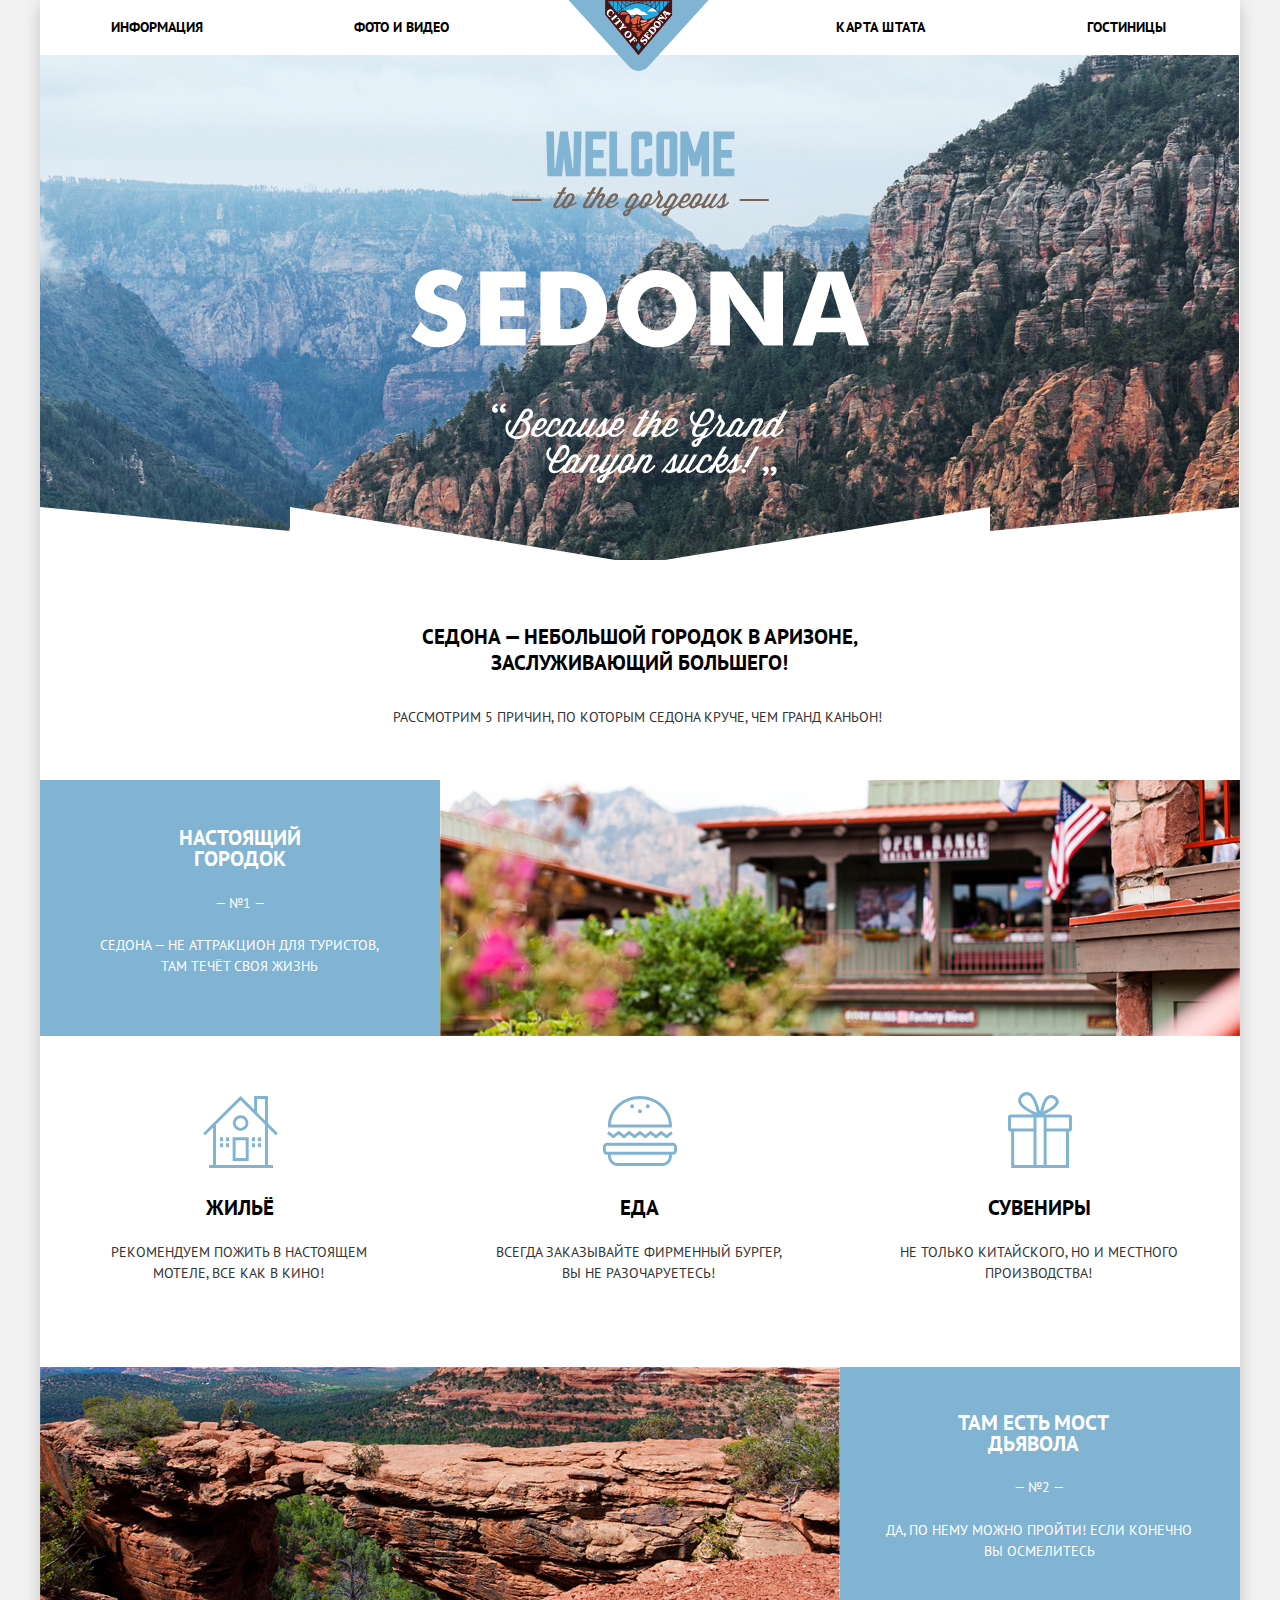
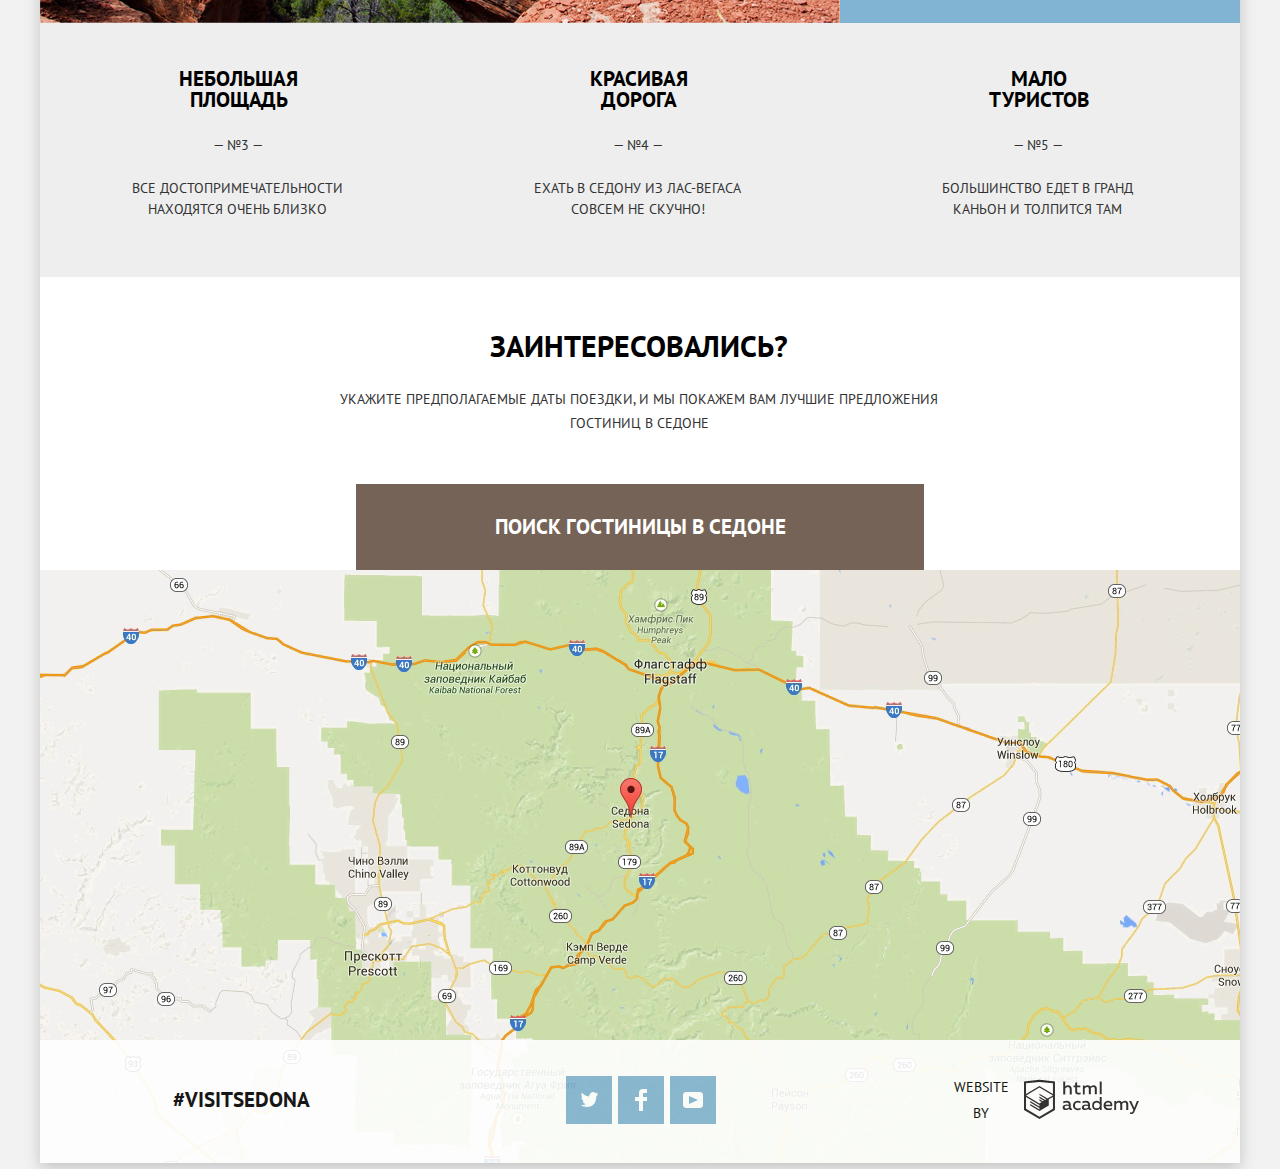
<file: index.html>
<!DOCTYPE html>
<html lang="ru">

<head>
  <meta charset="utf-8">
  <title>Седона</title>
  <link href="https://fonts.googleapis.com/css?family=PT+Sans" rel="stylesheet">
  <link rel="stylesheet" href="css/normalize.css">
  <link rel="stylesheet" href="css/style.min.css">
</head>

<body>
  <div class="container">
    <header class="main-header">
      <nav class="main-navigation">
        <a class="main-header-logo" aria-label="Логотип сайта">
          <img src="svg-sedona/logo-sedona.svg" width="140" height="71" alt="Логотип">
        </a>
        <ul class="site-navigation">
          <li><a href="info.html">Информация</a></li>
          <li><a href="photo-video.html">Фото и видео</a></li>
          <li><a href="#"></a></li>
          <li><a href="map.html">Карта штата</a></li>
          <li><a href="inner.html">Гостиницы</a></li>
        </ul>
      </nav>
    </header>
    <main class="main-container">
      <div class="main-pic">
        <h1 class="visually-hidden">Седона</h1>
        <img class="intro-welcome" src="svg-sedona/intro-welcome.svg" width="459" height="353" alt="Welcome">
      </div>
      <section class="about-city">
        <h2 class="about-city-top">Седона — небольшой городок в Аризоне,
          заслуживающий большего!</h2>
        <p class="about-city-desc">Рассмотрим 5 причин, по которым Седона круче, чем Гранд Каньон!</p>
      </section>
      <section class="advantage-city">
        <div class="description-city">
          <h2>Настоящий городок</h2>
          <p class="city-number">— №1 —</p>
          <p class="description">Седона — не аттракцион для туристов, там течёт своя жизнь</p>
        </div>
        <div class="photo-city">
          <img src="img/photo-city.jpg" class="photo-city" width="800" height="256" alt="Фото Седоны">
        </div>
      </section>
      <section class="features">
        <h2 class="visually-hidden">Особенности</h2>
        <ul class="features-list">
          <li class="features-item icon-house">
            <h2>Жильё</h2>
            <p>Рекомендуем пожить в настоящем мотеле, все как в кино!</p>
          </li>
          <li class="features-item icon-eat">
            <h2>Еда</h2>
            <p>Всегда заказывайте фирменный бургер, Вы не разочаруетесь!</p>
          </li>
          <li class="features-item icon-present">
            <h2>Сувениры</h2>
            <p>Не только китайского, но и местного производства!</p>
          </li>
        </ul>
      </section>
      <section class="advantage-bridge">
        <div class="photo-bridge">
          <img src="img/photo-bridge.jpg" width="800" height="256" alt="Фото Моста">
        </div>
        <div class="description-bridge">
          <h2>Там есть Мост дьявола</h2>
          <p class="bridge-number">— №2 —</p>
          <p class="bridge-description">Да, по нему можно пройти! Если конечно вы осмелитесь</p>
        </div>
      </section>
      <section class="attractions">
        <h2 class="visually-hidden">Достопримечательности</h2>
        <ul class="attractions-list">
          <li class="attraction-item">
            <h2>Небольшая площадь</h2>
            <p class="number">— №3 — </p>
            <p class="desc">Все достопримечательности находятся очень близко</p>
          </li>
          <li class="attraction-item">
            <h2>Красивая дорога</h2>
            <p class="number">— №4 — </p>
            <p class="desc">Ехать в Седону из Лас-Вегаса совсем не скучно!</p>
          </li>
          <li class="attraction-item">
            <h2>Мало туристов</h2>
            <p class="number">— №5 — </p>
            <p class="desc">Большинство едет в гранд каньон и толпится там</p>
          </li>
        </ul>
      </section>
      <section class="search-hotel">
        <h2 class="visually-hidden">Поиск отеля</h2>
        <div class="interest">Заинтересовались?
          <p>Укажите предполагаемые даты поездки, и мы покажем Вам лучшие предложения гостиниц в Седоне</p>
        </div>
        <a class="button-search" href="search-form.html">Поиск гостиницы в Седоне</a>
      </section>
    </main>
    <section class="modal modal-search-form" hidden>
      <h2 class="visually-hidden">Форма поиска отеля</h2>
      <form class="filter" action="https://echo.htmlacademy.ru" method="get">
        <div class="filter-item">
          <label class="date-check-in" for="checkin">Дата заезда:</label>
          <div class="calendar-container">
            <input class="calendar" id="checkin" type="text" required name="date-check-in" value="24 апреля 2017">
            <button class="calendar-icon" type="button" name="Значок календаря">
              <svg xmlns="http://www.w3.org/2000/svg" width="21" height="22" viewBox="0 0 21 22">
                <path d="M19.251 2.025h-2.845V.648c0-.381-.294-.689-.656-.689-.363 0-.656.308-.656.689v1.377h-3.938V.648c0-.381-.294-.689-.655-.689-.363 0-.657.308-.657.689v1.377H5.906V.648c0-.381-.294-.689-.656-.689-.363 0-.657.308-.657.689v1.377H1.75C.784 2.025 0 2.847 0 3.862v16.302C0 21.179.784 22 1.75 22h17.501c.966 0 1.749-.821 1.749-1.836V3.862c0-1.015-.783-1.837-1.749-1.837zm.437 18.139a.448.448 0 0 1-.437.459H1.75a.45.45 0 0 1-.438-.459V3.862a.45.45 0 0 1 .438-.459h2.844v1.378c0 .381.294.689.657.689.362 0 .656-.308.656-.689V3.403h3.938v1.378c0 .381.294.689.657.689.361 0 .655-.308.655-.689V3.403h3.938v1.378c0 .381.293.689.656.689.362 0 .656-.308.656-.689V3.403h2.845c.241 0 .437.206.437.459v16.302z" />
                <path d="M4.594 8.225h2.625v2.066H4.594zM4.594 11.668h2.625v2.067H4.594zM4.594 15.112h2.625v2.066H4.594zM9.188 15.112h2.625v2.066H9.188zM9.188 11.668h2.625v2.067H9.188zM9.188 8.225h2.625v2.066H9.188zM13.781 15.112h2.625v2.066h-2.625zM13.781 11.668h2.625v2.067h-2.625zM13.781 8.225h2.625v2.066h-2.625z" />
              </svg>
            </button>
          </div>
        </div>
        <div class="filter-item">
          <label class="date-check-out" for="checkout">Дата выезда:</label>
          <div class="calendar-container">
            <input class="calendar" id="checkout" type="text" required name="date-check-out" value="4 июля 2017">
            <button class="calendar-icon" type="button" name="Значок календаря">
              <svg xmlns="http://www.w3.org/2000/svg" width="21" height="22" viewBox="0 0 21 22">
                <path d="M19.251 2.025h-2.845V.648c0-.381-.294-.689-.656-.689-.363 0-.656.308-.656.689v1.377h-3.938V.648c0-.381-.294-.689-.655-.689-.363 0-.657.308-.657.689v1.377H5.906V.648c0-.381-.294-.689-.656-.689-.363 0-.657.308-.657.689v1.377H1.75C.784 2.025 0 2.847 0 3.862v16.302C0 21.179.784 22 1.75 22h17.501c.966 0 1.749-.821 1.749-1.836V3.862c0-1.015-.783-1.837-1.749-1.837zm.437 18.139a.448.448 0 0 1-.437.459H1.75a.45.45 0 0 1-.438-.459V3.862a.45.45 0 0 1 .438-.459h2.844v1.378c0 .381.294.689.657.689.362 0 .656-.308.656-.689V3.403h3.938v1.378c0 .381.294.689.657.689.361 0 .655-.308.655-.689V3.403h3.938v1.378c0 .381.293.689.656.689.362 0 .656-.308.656-.689V3.403h2.845c.241 0 .437.206.437.459v16.302z" />
                <path d="M4.594 8.225h2.625v2.066H4.594zM4.594 11.668h2.625v2.067H4.594zM4.594 15.112h2.625v2.066H4.594zM9.188 15.112h2.625v2.066H9.188zM9.188 11.668h2.625v2.067H9.188zM9.188 8.225h2.625v2.066H9.188zM13.781 15.112h2.625v2.066h-2.625zM13.781 11.668h2.625v2.067h-2.625zM13.781 8.225h2.625v2.066h-2.625z" />
              </svg>
            </button>
          </div>
        </div>
        <div class="visitors">
          <div class="visitor-item">
            <label for="adult" class="adult">Взрослые:</label>
            <div class="box">
              <button class="minus" type="button" name="minus">
                <span class="visually-hidden">уменьшить количество на единицу</span>
                -</button>
              <input class="sum" type="text" id="adult" required name="adult" value="2">
              <button class="plus" type="button" name="plus">
                <span class="visually-hidden">увеличить количество на единицу</span>
                +</button>
            </div>
          </div>
          <div class="visitor-item">
            <label for="children" class="children">Дети:</label>
            <div class="box">
              <button class="minus" type="button" name="minus">
                <span class="visually-hidden">уменьшить количество на единицу</span>
                -</button>
              <input class="sum" type="text" id="children" required name="children" value="0">
              <button class="plus" type="button" name="plus">
                <span class="visually-hidden">увеличить количество на единицу</span>
                +</button>
            </div>
          </div>
        </div>
        <button type="submit" class="search" aria-label="Начать поиск">Найти</button>
      </form>
    </section>
    <div class="map">
      <iframe src="https://www.google.com/maps/embed?pb=!1m14!1m12!1m3!1d52374.05705347713!2d-111.74707372263879!3d34.87183898106126!2m3!1f0!2f0!3f0!3m2!1i1024!2i768!4f13.1!5e0!3m2!1sru!2sru!4v1548150077017"
        width="1200" height="593" style="border:0" allowfullscreen></iframe>
      <footer class="main-footer">
        <a class="hashtag" href="#" aria-label="хэштег">#visitsedona</a>
        <div class="footer-social">
          <ul>
            <li>
              <a class="button-social" href="#" aria-label="Седона в Твиттере">
                <svg xmlns="http://www.w3.org/2000/svg" xmlns:xlink="http://www.w3.org/1999/xlink" width="17" height="15"
                  viewBox="0 0 17 15">
                  <path d="M10.95.144c1.685-.496 2.984.27 3.577 1.179.673-.231 1.331-.481 2.011-.708a2.345 2.345 0 0 1-.857 1.768c.685.17 1.304-.491 1.304-.491-.169 1-1.006 1.788-1.563 2.024-.231 6.75-3.175 11.217-10.077 11.082h-.446c-.41 0-4.164-.46-4.898-1.887 2.271.196 3.893-.422 4.693-1.177-.96-.3-2.679-.477-2.979-2.95.349.106.564.228 1.19.119C1.705 8.247.374 7.53.448 5.33c.285.328 1.067.536 1.34.472C1.085 5.561-.182 2.442.894.85c1.818 1.854 3.735 3.606 7.152 3.773C8.254 2.33 9.183.793 10.95.144z" />
                </svg>
              </a>
            </li>
            <li>
              <a class="button-social" href="#" aria-label="Седона на Фейсбуке">
                <svg xmlns="http://www.w3.org/2000/svg" width="12" height="22" viewBox="0 0 12 22">
                  <path d="M12 4V0H8a4 4 0 0 0-4 4v4H0v4h4v10h4V12h4V8H8V4h4z" />
                </svg>
              </a>
            </li>
            <li>
              <a class="button-social" href="#" aria-label="Седона на Ютубе">
                <svg xmlns="http://www.w3.org/2000/svg" xmlns:xlink="http://www.w3.org/1999/xlink" width="20" height="16"
                  viewBox="0 0 20 16">
                  <path d="M17 0H3C1.35 0 0 1.35 0 3v10c0 1.65 1.35 3 3 3h14c1.65 0 3-1.35 3-3V3c0-1.65-1.35-3-3-3zM6.027 11.998V4.002L15.014 8l-8.987 3.998z" />
                </svg>
              </a>
            </li>
          </ul>
        </div>
        <div class="footer-copyright">
          <p>Website by</p>
          <a class="button-copyright" href="https://htmlacademy.ru/intensive/htmlcss" aria-label="Профессиональный онлайн-курс HTML Academy">
            <svg id="logo-html" data-name="logo-html" xmlns="http://www.w3.org/2000/svg" viewBox="0 0 108.08 36.85">
              <title>HTML Academy</title>
              <path d="M44.61,26.88a2,2,0,0,0,.55-0.1v1.33a3.25,3.25,0,0,1-1.18.21,1.67,1.67,0,0,1-1.67-1,4.84,4.84,0,0,1-3.14,1.08c-1.51,0-2.91-.83-2.91-2.55,0-2.13,2-2.79,3.71-2.79a11.08,11.08,0,0,1,2.17.25v-0.3c0-1-.76-1.77-2.19-1.77a7.42,7.42,0,0,0-3,.64v-1.7a10.21,10.21,0,0,1,3.19-.55c2.36,0,3.81,1.12,3.81,3.65v3a0.54,0.54,0,0,0,.49.59h0.17Zm-6.44-1.13A1.35,1.35,0,0,0,39.63,27h0.11a3.39,3.39,0,0,0,2.41-1V24.58a9.72,9.72,0,0,0-1.81-.21c-1,0-2.16.33-2.16,1.38h0Zm12.36-6.11a5,5,0,0,1,2.57.64V22a4.08,4.08,0,0,0-2.3-.7,2.75,2.75,0,1,0,0,5.49,5,5,0,0,0,2.43-.64v1.71a6.27,6.27,0,0,1-2.76.57A4.21,4.21,0,0,1,46,24.51q0-.21,0-0.41a4.32,4.32,0,0,1,4.18-4.46h0.38Zm12.17,7.24a2,2,0,0,0,.55-0.1v1.33a3.25,3.25,0,0,1-1.18.21,1.67,1.67,0,0,1-1.67-1,4.84,4.84,0,0,1-3.14,1.08c-1.51,0-2.91-.83-2.91-2.55,0-2.13,2-2.79,3.71-2.79a11.08,11.08,0,0,1,2.17.25v-0.3c0-1-.76-1.77-2.19-1.77a7.42,7.42,0,0,0-3,.64v-1.7a10.21,10.21,0,0,1,3.19-.55c2.36,0,3.81,1.12,3.81,3.65v3a0.54,0.54,0,0,0,.49.59h0.17Zm-6.44-1.13A1.35,1.35,0,0,0,57.73,27h0.11a3.39,3.39,0,0,0,2.41-1V24.58a9.72,9.72,0,0,0-1.81-.21c-1.06,0-2.16.33-2.16,1.38h0ZM73,16V28.2H71.35V26.88a3.88,3.88,0,0,1-3.19,1.54,4.4,4.4,0,0,1,0-8.78,3.81,3.81,0,0,1,3,1.3V16H73Zm-4.53,5.22a2.76,2.76,0,1,0,0,5.52A2.86,2.86,0,0,0,71.15,25V23A2.91,2.91,0,0,0,68.49,21.27ZM79,19.64c3.31,0,4.46,2.68,3.92,5.09H76.7c0.21,1.5,1.67,2.11,3.19,2.11a6.11,6.11,0,0,0,2.64-.59v1.6a7.14,7.14,0,0,1-3,.57C77,28.42,74.78,27,74.78,24a4.18,4.18,0,0,1,4-4.39H79Zm0.09,1.54a2.28,2.28,0,0,0-2.44,2.1v0.06H81.3A2,2,0,0,0,79.13,21.18Zm5.73,7V19.87h1.65v1a3.81,3.81,0,0,1,2.78-1.27A2.86,2.86,0,0,1,91.89,21a4.12,4.12,0,0,1,2.91-1.33A3.06,3.06,0,0,1,98,23V28.2h-1.9V23.05a1.59,1.59,0,0,0-1.42-1.75H94.42a2.8,2.8,0,0,0-2.07,1.12V28.2h-1.9V23.05A1.59,1.59,0,0,0,89,21.31H88.8a3,3,0,0,0-2.21,1.29v5.63H84.86Zm21.31-8.33h1.9l-3.91,9.46c-0.9,2.17-2.09,2.86-3.35,2.86a4.76,4.76,0,0,1-1.1-.14V30.46a2.86,2.86,0,0,0,.85.12c0.9,0,1.58-.64,2.07-1.9l0.17-.42-4-8.4h2l2.86,6.29ZM38.73,1.46V6.22a3.81,3.81,0,0,1,2.7-1.14,3.25,3.25,0,0,1,3.44,3.4v5.15H43V8.72a1.81,1.81,0,0,0-1.61-2h-0.3a2.93,2.93,0,0,0-2.32,1.39v5.52h-1.9V1.46h1.9ZM49.94,2.31v3h3V6.91h-3v3.81c0,1.1.5,1.46,1.58,1.46a4.49,4.49,0,0,0,1.69-.33v1.6A6.8,6.8,0,0,1,51,13.8a2.55,2.55,0,0,1-2.86-2.74V6.89H46.58V5.26h1.5V2.74Zm5.4,11.31V5.28H57v1A3.81,3.81,0,0,1,59.77,5a2.86,2.86,0,0,1,2.6,1.33A4.12,4.12,0,0,1,65.28,5,3.06,3.06,0,0,1,68.44,8.4v5.21h-1.9V8.46a1.59,1.59,0,0,0-1.42-1.75H64.89a2.8,2.8,0,0,0-2.07,1.12v5.78h-1.9V8.46A1.59,1.59,0,0,0,59.5,6.71H59.27A3,3,0,0,0,57.06,8v5.63H55.34ZM71.17,1.45H73V13.6H71.17V1.45ZM14.71,0H14.55L0,1.54V28.21l14.55,8.66,14.55-8.66V1.54Zm12.5,27.1L14.55,34.64,1.9,27.12V16.18l12.59,7.5V25L5.86,19.9v1.31l8.68,5.21v1.39L5.87,22.65V24l8.68,5.21,8.75-5.24V18.31L27.2,16V27.12Zm0-12.53-3.48,2-1.6,1L14.51,13v1.31L21,18.23H21l-0.14.09-1,.54-5.37-3.2V17l4.24,2.52-1,.67-3.2-1.9v1.31l2.1,1.24L14.5,22.1,2,14.65,14.51,7.11Zm0-1.32L14.49,5.76,1.91,13.25v-10L14.56,1.92,27.21,3.25v10h0Z"
                transform="translate(0 -0.02)" />
            </svg>
          </a>
        </div>
      </footer>
    </div>
  </div>
  <script src="js/js.min.js"></script>
</body>

</html>
</file>
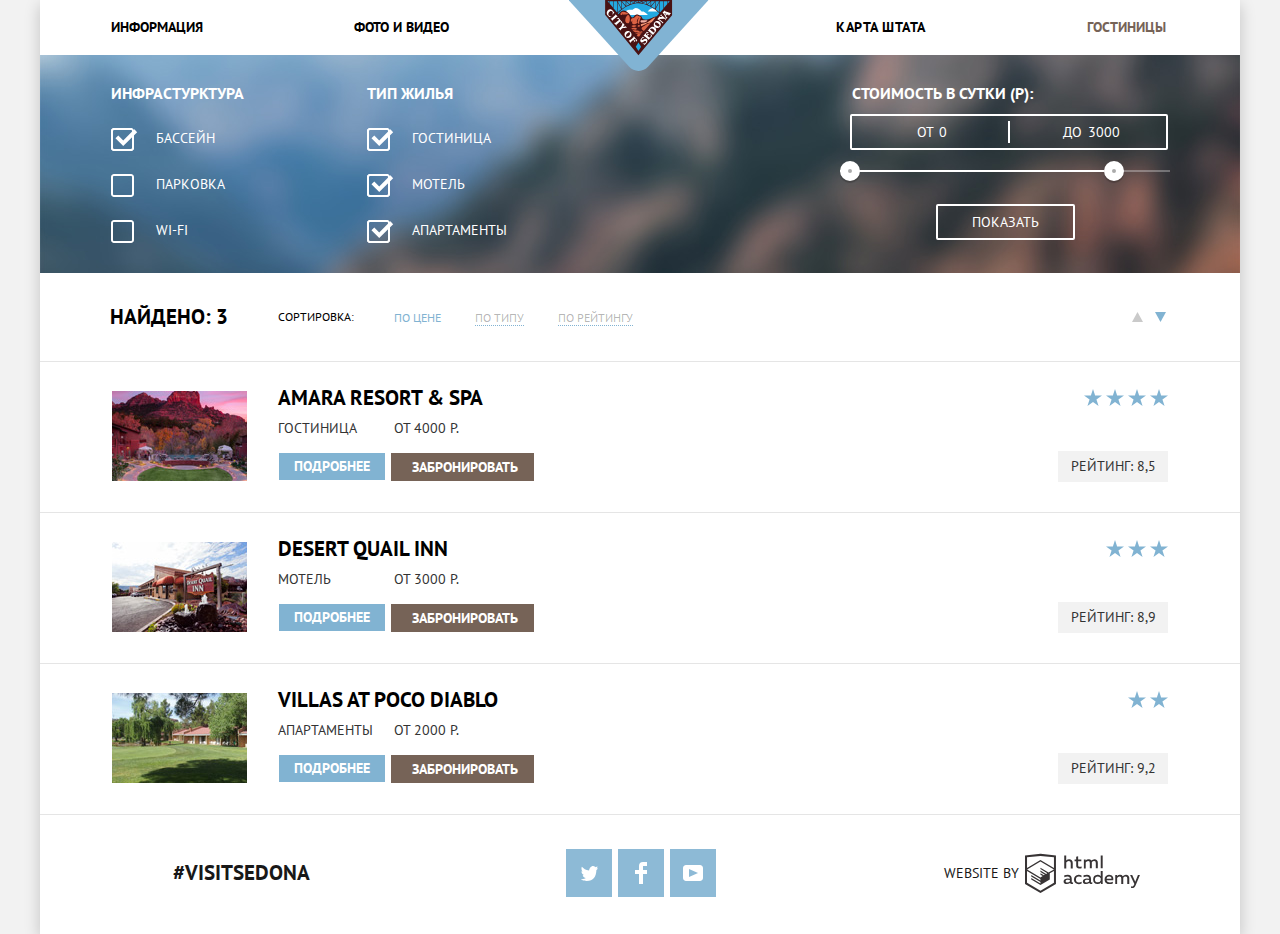
<file: inner.html>
<!DOCTYPE html>
<html lang="ru">

<head>
  <meta charset="utf-8">
  <title>Седона</title>
  <link href="https://fonts.googleapis.com/css?family=PT+Sans" rel="stylesheet">
  <link rel="stylesheet" href="css/normalize.css">
  <link rel="stylesheet" href="css/style.min.css">
</head>

<body>
  <div class="container">
    <header class="main-header">
      <nav class="main-navigation">
        <ul class="site-navigation">
          <li><a href="info.html">Информация</a></li>
          <li><a href="photo-video.html">Фото и видео</a></li>
          <li></li>
          <li><a href="map.html">Карта штата</a></li>
          <li class="site-navigation-current"><a>Гостиницы</a></li>
        </ul>
        <a class="main-header-logo" href="index.html" aria-label="Логотип сайта">
          <img src="svg-sedona/logo-sedona.svg" width="140" height="71" alt="Логотип">
        </a>
      </nav>
    </header>
    <main class="main-container">
      <section class="filters">
        <h2 class="visually-hidden" aria-label="фильтр поиска отеля">Фильтр поиска отеля</h2>
        <form action="https://echo.htmlacademy.ru" method="get">
          <div class="filter-column">
            <div class="filter-infrastructure">
              <h2>Инфрастурктура</h2>
              <div class="infrastructure-item">
                <input id="pool" class="visually-hidden filter-input filter-checkbox" type="checkbox" checked name="pool">
                <label for="pool">Бассейн</label>
              </div>
              <div class="infrastructure-item">
                <input id="parking" class="visually-hidden filter-input filter-checkbox" type="checkbox" name="parking">
                <label for="parking">Парковка</label>
              </div>
              <div class="infrastructure-item">
                <input id="wifi" class="visually-hidden filter-input filter-checkbox" type="checkbox" name="wifi">
                <label for="wifi">Wi-Fi</label>
              </div>
            </div>
            <div class="filter-house">
              <h2>Тип жилья</h2>
              <div class="house-item">
                <input id="hotel" class="visually-hidden filter-input filter-checkbox" type="checkbox" checked name="hotel">
                <label for="hotel">Гостиница</label>
              </div>
              <div class="house-item">
                <input id="motel" class="visually-hidden filter-input filter-checkbox" type="checkbox" checked name="motel">
                <label for="motel">Мотель</label>
              </div>
              <div class="house-item">
                <input id="apart" class="visually-hidden filter-input filter-checkbox" type="checkbox" checked name="apart">
                <label for="apart">Апартаменты</label>
              </div>
            </div>
            <div class="filter-range">
              <div class="filter-range-title">Стоимость в сутки (р):</div>
              <div class="price-controls">
                <label class="min-price">от <input type="text" name="min-price" value="0"></label>
                <label class="max-price">до <input type="text" name="max-price" value="3000"></label>
              </div>
              <div class="range-controls">
                <div class="scale">
                  <div class="bar"></div>
                </div>
                <div class="range-toggle range-toggle-min"></div>
                <div class="range-toggle range-toggle-max"></div>
              </div>
              <button class="btn-transparent" type="submit">Показать</button>
            </div>
          </div>
        </form>
      </section>
      <section class="search-results">
        <div class="title-line">
          <p>Найдено: 3</p>
          <h3>Сортировка:</h3>
          <ul class="results-sort">
            <li><a href="#" class="is-active">По цене</a></li>
            <li><a href="#">По типу</a></li>
            <li><a href="#">По рейтингу</a></li>
          </ul>
          <div class=" sort-icon">
            <a href="#" class="icon-up-dir">
              <svg xmlns="http://www.w3.org/2000/svg" width="11" height="10" viewBox="0 0 11 10">
                <path d="M5.5 0L0 10h11z" /></svg>
            </a>
            <a href="#" class="icon-down-dir">
              <svg xmlns="http://www.w3.org/2000/svg" width="11" height="10" viewBox="0 0 11 10">
                <path d="M5.5 10L0 0h11" /></svg>
            </a>
          </div>
        </div>
        <h2 class="visually-hidden" aria-label="Список отелей">Список отелей</h2>
        <ul class="catalog-list">
          <li class="catalog-item">
            <p class="catalog-item-image">
              <a href="catalog-item.html">
                <img src="img/hotel-amara.jpg" class="hotel-amara" width="135" height="90" alt="Гостиница AMARA RESORT & SPA">
              </a>
            </p>
            <div class="hotel-description">
              <a href="catalog-item.html">
                <span class="catalog-item-title">AMARA RESORT & SPA</span>
              </a>
              <div class="detailes">
                <p class="about-hotel">
                  <span class="hotel-category">Гостиница</span>
                  <a class="button detailed" href="catalog-item.html">Подробнее</a>
                </p>
                <p class="about-price">
                  <span class="catalog-item-price">от 4000 р.</span>
                  <a class="button booking" href="#">Забронировать</a>
                </p>
              </div>
            </div>
            <div class="raiting">
              <div class="stars">
                <img src="svg-sedona/star.svg" width="18" height="17" alt="рейтинг 4 звезды">
                <img src="svg-sedona/star.svg" width="18" height="17" alt="">
                <img src="svg-sedona/star.svg" width="18" height="17" alt="">
                <img src="svg-sedona/star.svg" width="18" height="17" alt="">
              </div>
              <p class="hotel-raiting">Рейтинг: 8,5</p>
            </div>
          </li>
          <li class="catalog-item">
            <p class="catalog-item-image">
              <a href="catalog-item.html">
                <img src="img/hotel-desert.jpg" class="hotel-desert" width="135" height="90" alt="Мотель Desert Quail Inn">
              </a>
            </p>
            <div class="hotel-description">
              <a href="catalog-item.html">
                <span class="catalog-item-title">DESERT QUAIL INN</span>
              </a>
              <div class="detailes">
                <p class="about-hotel">
                  <span class="hotel-category">Мотель</span>
                  <a class="button detailed" href="catalog-item.html">Подробнее</a>
                </p>
                <p class="about-price">
                  <span class="catalog-item-price">от 3000 р.</span>
                  <a class="button booking" href="#">Забронировать</a>
                </p>
              </div>
            </div>
            <div class="raiting">
              <div class="stars">
                <img src="svg-sedona/star.svg" width="18" height="17" alt="рейтинг 3 звезды">
                <img src="svg-sedona/star.svg" width="18" height="17" alt="">
                <img src="svg-sedona/star.svg" width="18" height="17" alt="">
              </div>
              <p class="hotel-raiting">Рейтинг: 8,9</p>
            </div>
          </li>
          <li class="catalog-item">
            <p class="catalog-item-image">
              <a href="catalog-item.html">
                <img src="img/hotel-villasdiablo.jpg" class="hotel-villasdiablo" width="135" height="90" alt="Апартаменты Villas at Poco Diablo">
              </a>
            </p>
            <div class="hotel-description">
              <a href="catalog-item.html">
                <span class="catalog-item-title">Villas at Poco Diablo</span>
              </a>
              <div class="detailes">
                <p class="about-hotel">
                  <span class="hotel-category">Апартаменты</span>
                  <a class="button detailed" href="catalog-item.html">Подробнее</a>
                </p>
                <p class="about-price">
                  <span class="catalog-item-price">от 2000 р.</span>
                  <a class="button booking" href="#">Забронировать</a>
                </p>
              </div>
            </div>
            <div class="raiting">
              <div class="stars">
                <img src="svg-sedona/star.svg" width="18" height="17" alt="рейтинг 2 звезды">
                <img src="svg-sedona/star.svg" width="18" height="17" alt="">
              </div>
              <p class="hotel-raiting">Рейтинг: 9,2</p>
            </div>
          </li>
        </ul>
      </section>
    </main>
    <footer class="main-footer">
      <a class="hashtag" href="#" aria-label="хэштег">#visitsedona</a>
      <div class="footer-social">
        <ul>
          <li>
            <a class="button-social" href="#" aria-label="Седона в Твиттере">
              <svg xmlns="http://www.w3.org/2000/svg" xmlns:xlink="http://www.w3.org/1999/xlink" width="17" height="15"
                viewBox="0 0 17 15">
                <path d="M10.95.144c1.685-.496 2.984.27 3.577 1.179.673-.231 1.331-.481 2.011-.708a2.345 2.345 0 0 1-.857 1.768c.685.17 1.304-.491 1.304-.491-.169 1-1.006 1.788-1.563 2.024-.231 6.75-3.175 11.217-10.077 11.082h-.446c-.41 0-4.164-.46-4.898-1.887 2.271.196 3.893-.422 4.693-1.177-.96-.3-2.679-.477-2.979-2.95.349.106.564.228 1.19.119C1.705 8.247.374 7.53.448 5.33c.285.328 1.067.536 1.34.472C1.085 5.561-.182 2.442.894.85c1.818 1.854 3.735 3.606 7.152 3.773C8.254 2.33 9.183.793 10.95.144z" />
              </svg>
            </a>
          </li>
          <li>
            <a class="button-social" href="#" aria-label="Седона на Фейсбуке">
              <svg xmlns="http://www.w3.org/2000/svg" width="12" height="22" viewBox="0 0 12 22">
                <path d="M12 4V0H8a4 4 0 0 0-4 4v4H0v4h4v10h4V12h4V8H8V4h4z" />
              </svg>
            </a>
          </li>
          <li>
            <a class="button-social" href="#" aria-label="Седона на Ютубе">
              <svg xmlns="http://www.w3.org/2000/svg" xmlns:xlink="http://www.w3.org/1999/xlink" width="20" height="16"
                viewBox="0 0 20 16">
                <path d="M17 0H3C1.35 0 0 1.35 0 3v10c0 1.65 1.35 3 3 3h14c1.65 0 3-1.35 3-3V3c0-1.65-1.35-3-3-3zM6.027 11.998V4.002L15.014 8l-8.987 3.998z" />
              </svg>
            </a>
          </li>
        </ul>
      </div>
      <div class="footer-copyright">
        <p>Website by</p>
        <a class="button-copyright" href="https://htmlacademy.ru/intensive/htmlcss" aria-label="Профессиональный онлайн-курс HTML Academy">
          <svg id="logo-html" data-name="logo-html" xmlns="http://www.w3.org/2000/svg" viewBox="0 0 108.08 36.85">
            <title>HTML Academy</title>
            <path d="M44.61,26.88a2,2,0,0,0,.55-0.1v1.33a3.25,3.25,0,0,1-1.18.21,1.67,1.67,0,0,1-1.67-1,4.84,4.84,0,0,1-3.14,1.08c-1.51,0-2.91-.83-2.91-2.55,0-2.13,2-2.79,3.71-2.79a11.08,11.08,0,0,1,2.17.25v-0.3c0-1-.76-1.77-2.19-1.77a7.42,7.42,0,0,0-3,.64v-1.7a10.21,10.21,0,0,1,3.19-.55c2.36,0,3.81,1.12,3.81,3.65v3a0.54,0.54,0,0,0,.49.59h0.17Zm-6.44-1.13A1.35,1.35,0,0,0,39.63,27h0.11a3.39,3.39,0,0,0,2.41-1V24.58a9.72,9.72,0,0,0-1.81-.21c-1,0-2.16.33-2.16,1.38h0Zm12.36-6.11a5,5,0,0,1,2.57.64V22a4.08,4.08,0,0,0-2.3-.7,2.75,2.75,0,1,0,0,5.49,5,5,0,0,0,2.43-.64v1.71a6.27,6.27,0,0,1-2.76.57A4.21,4.21,0,0,1,46,24.51q0-.21,0-0.41a4.32,4.32,0,0,1,4.18-4.46h0.38Zm12.17,7.24a2,2,0,0,0,.55-0.1v1.33a3.25,3.25,0,0,1-1.18.21,1.67,1.67,0,0,1-1.67-1,4.84,4.84,0,0,1-3.14,1.08c-1.51,0-2.91-.83-2.91-2.55,0-2.13,2-2.79,3.71-2.79a11.08,11.08,0,0,1,2.17.25v-0.3c0-1-.76-1.77-2.19-1.77a7.42,7.42,0,0,0-3,.64v-1.7a10.21,10.21,0,0,1,3.19-.55c2.36,0,3.81,1.12,3.81,3.65v3a0.54,0.54,0,0,0,.49.59h0.17Zm-6.44-1.13A1.35,1.35,0,0,0,57.73,27h0.11a3.39,3.39,0,0,0,2.41-1V24.58a9.72,9.72,0,0,0-1.81-.21c-1.06,0-2.16.33-2.16,1.38h0ZM73,16V28.2H71.35V26.88a3.88,3.88,0,0,1-3.19,1.54,4.4,4.4,0,0,1,0-8.78,3.81,3.81,0,0,1,3,1.3V16H73Zm-4.53,5.22a2.76,2.76,0,1,0,0,5.52A2.86,2.86,0,0,0,71.15,25V23A2.91,2.91,0,0,0,68.49,21.27ZM79,19.64c3.31,0,4.46,2.68,3.92,5.09H76.7c0.21,1.5,1.67,2.11,3.19,2.11a6.11,6.11,0,0,0,2.64-.59v1.6a7.14,7.14,0,0,1-3,.57C77,28.42,74.78,27,74.78,24a4.18,4.18,0,0,1,4-4.39H79Zm0.09,1.54a2.28,2.28,0,0,0-2.44,2.1v0.06H81.3A2,2,0,0,0,79.13,21.18Zm5.73,7V19.87h1.65v1a3.81,3.81,0,0,1,2.78-1.27A2.86,2.86,0,0,1,91.89,21a4.12,4.12,0,0,1,2.91-1.33A3.06,3.06,0,0,1,98,23V28.2h-1.9V23.05a1.59,1.59,0,0,0-1.42-1.75H94.42a2.8,2.8,0,0,0-2.07,1.12V28.2h-1.9V23.05A1.59,1.59,0,0,0,89,21.31H88.8a3,3,0,0,0-2.21,1.29v5.63H84.86Zm21.31-8.33h1.9l-3.91,9.46c-0.9,2.17-2.09,2.86-3.35,2.86a4.76,4.76,0,0,1-1.1-.14V30.46a2.86,2.86,0,0,0,.85.12c0.9,0,1.58-.64,2.07-1.9l0.17-.42-4-8.4h2l2.86,6.29ZM38.73,1.46V6.22a3.81,3.81,0,0,1,2.7-1.14,3.25,3.25,0,0,1,3.44,3.4v5.15H43V8.72a1.81,1.81,0,0,0-1.61-2h-0.3a2.93,2.93,0,0,0-2.32,1.39v5.52h-1.9V1.46h1.9ZM49.94,2.31v3h3V6.91h-3v3.81c0,1.1.5,1.46,1.58,1.46a4.49,4.49,0,0,0,1.69-.33v1.6A6.8,6.8,0,0,1,51,13.8a2.55,2.55,0,0,1-2.86-2.74V6.89H46.58V5.26h1.5V2.74Zm5.4,11.31V5.28H57v1A3.81,3.81,0,0,1,59.77,5a2.86,2.86,0,0,1,2.6,1.33A4.12,4.12,0,0,1,65.28,5,3.06,3.06,0,0,1,68.44,8.4v5.21h-1.9V8.46a1.59,1.59,0,0,0-1.42-1.75H64.89a2.8,2.8,0,0,0-2.07,1.12v5.78h-1.9V8.46A1.59,1.59,0,0,0,59.5,6.71H59.27A3,3,0,0,0,57.06,8v5.63H55.34ZM71.17,1.45H73V13.6H71.17V1.45ZM14.71,0H14.55L0,1.54V28.21l14.55,8.66,14.55-8.66V1.54Zm12.5,27.1L14.55,34.64,1.9,27.12V16.18l12.59,7.5V25L5.86,19.9v1.31l8.68,5.21v1.39L5.87,22.65V24l8.68,5.21,8.75-5.24V18.31L27.2,16V27.12Zm0-12.53-3.48,2-1.6,1L14.51,13v1.31L21,18.23H21l-0.14.09-1,.54-5.37-3.2V17l4.24,2.52-1,.67-3.2-1.9v1.31l2.1,1.24L14.5,22.1,2,14.65,14.51,7.11Zm0-1.32L14.49,5.76,1.91,13.25v-10L14.56,1.92,27.21,3.25v10h0Z"
              transform="translate(0 -0.02)" />
          </svg>
        </a>
      </div>
    </footer>
  </div>
</body>

</html>
</file>
<file: css/style.min.css>
body{margin:0;padding:0;font-family:"PT Sans",Arial,sans-serif;font-size:14px;line-height:21px;color:#000;text-align:center;text-transform:uppercase;background-color:#f2f2f2}.container{width:1200px;margin-right:auto;margin-left:auto;background-color:white;-webkit-box-shadow:0 5px 15px 0 rgba(0,1,1,.2);box-shadow:0 5px 15px 0 rgba(0,1,1,.2)}a{text-decoration:none}img{max-width:100%;height:auto}.main-header{margin:0 auto}.main-header-logo{position:absolute;top:0;left:50%;-webkit-transform:translateX(-51%);-ms-transform:translateX(-51%);transform:translateX(-51%);z-index:1}.main-navigation{font-weight:700;line-height:26px;color:#000}.site-navigation{display:-webkit-box;display:-ms-flexbox;display:flex;-ms-flex-wrap:wrap;flex-wrap:wrap;padding:0;margin:0;list-style:none}.site-navigation li{max-width:239px;padding-top:14px;padding-bottom:15px;-ms-flex-preferred-size:19%;flex-basis:19%}.site-navigation li:nth-child(1){padding-left:3px}.site-navigation li:nth-child(2){padding-left:16px}.site-navigation li:nth-child(3){padding-left:20px}.site-navigation li:nth-child(4){padding-left:4px;letter-spacing:.5px}.site-navigation li:nth-child(5){padding-left:17px}.site-navigation a{display:block;color:#000}.site-navigation a:hover,.site-navigation a:focus{color:#81b3d2}.site-navigation a:active{color:rgba(0,0,0,.3)}.site-navigation-current a{color:#766357}.site-navigation-current a:hover,.site-navigation-current a:focus{color:#766357}.main-container{padding:0;margin:0}.main-pic{position:relative;padding:60px;background:url(../img/background-photo.jpg) -1px -82px no-repeat;background-size:cover}.main-pic img{display:block;width:459px;height:353px;margin:16px auto}.main-pic::after{content:"";position:absolute;bottom:-6px;left:0;display:block;width:100%;height:59px;background:url(../svg-sedona/intro-mask.svg) no-repeat;background-size:100% 59px}.about-city{margin:0;padding:0;line-height:26px;color:#000}.about-city-top{margin:0;font-size:21px;font-weight:700;padding:64px 302px 28px 301px}.about-city-desc{color:#333;margin:0;padding-bottom:50px;padding-right:6px}.advantage-city{display:-webkit-box;display:-ms-flexbox;display:flex;color:#fff;background-color:#81b3d2}.description-city{width:400px;-webkit-box-sizing:border-box;box-sizing:border-box;text-align:center;padding:46px 60px 55px 60px}.description-city h2{font-size:21px;font-weight:700;padding:1px 66px 4px 65px;margin:0}.city-number{margin:0;padding:20px 30px}.description{margin:0;padding:1px 1px 0 0}.photo-city{width:800px;height:256px}.features-item{list-style:none;font-size:21px;font-weight:700}.features-item h2{font-size:21px;font-weight:700}.features-item p{font-size:14px;font-weight:400;color:#333;margin:0;padding:6px 3px 5px 1px}.features-list{display:-webkit-box;display:-ms-flexbox;display:flex;-ms-flex-wrap:wrap;flex-wrap:wrap;-ms-flex-pack:distribute;justify-content:space-around;margin:0;padding:0}.features-item{display:-webkit-box;display:-ms-flexbox;display:flex;-webkit-box-orient:vertical;-webkit-box-direction:normal;-ms-flex-direction:column;flex-direction:column;-webkit-box-pack:center;-ms-flex-pack:center;justify-content:center;max-width:400px;padding:144px 41px 78px 40px;-ms-flex-preferred-size:25%;flex-basis:25%}.icon-house{background-image:url(../svg-sedona/icon-house.svg);background-position:center 60px;background-repeat:no-repeat}.icon-eat{background-image:url(../svg-sedona/icon-eat.svg);background-position:center 60px;background-repeat:no-repeat}.icon-present{background-image:url(../svg-sedona/icon-present.svg);background-position:center 56px;background-repeat:no-repeat}.advantage-bridge{display:-webkit-box;display:-ms-flexbox;display:flex;color:#fff;background-color:#81b3d2}.description-bridge{width:400px;-webkit-box-sizing:border-box;box-sizing:border-box;text-align:center;padding:45px 30px 60px 30px}.description-bridge h2{width:166px;font-size:21px;font-weight:700;margin:0;padding:0 0 23px 80px}.bridge-number{margin:0;padding:0 2px 22px 0}.bridge-description{margin:0;padding:0 11px 0 9px}.photo-bridge{width:800px;height:256px}.attractions{background-color:#eee}.attractions-list{display:-webkit-box;display:-ms-flexbox;display:flex;-ms-flex-wrap:wrap;flex-wrap:wrap;-webkit-box-pack:justify;-ms-flex-pack:justify;justify-content:space-around;margin:0;padding:0}.attraction-item{width:400px;text-align:center;padding:45px 55px 57px 55px;list-style:none;font-size:21px;font-weight:700;-ms-flex-preferred-size:21%;flex-basis:21%}.attraction-item h2{width:155px;font-size:21px;font-weight:700;margin:0;padding-left:47px}.attraction-item p{font-size:14px;font-weight:400;color:#333;margin:0}.number{margin:0;padding:25px 4px 22px 0}.desc{padding:0 5px 0 0}.search-hotel{display:-webkit-box;display:-ms-flexbox;display:flex;-webkit-box-orient:vertical;-webkit-box-direction:normal;-ms-flex-direction:column;flex-direction:column}.interest{font-size:30px;font-weight:700;line-height:36px;text-align:center;padding:51px 2px 43px 0}.interest p{font-size:14px;font-weight:400;line-height:24px;color:#333;margin:0;padding:23px 300px 6px 300px}.button-search{position:relative;display:-webkit-box;display:-ms-flexbox;display:flex;-webkit-box-pack:center;-ms-flex-pack:center;justify-content:center;-webkit-box-align:center;-ms-flex-align:center;align-items:center;width:568px;height:86px;background-color:#766357;margin:0 auto;font-size:21px;font-weight:700;line-height:26px;color:#fff}.button-search:hover,.button-search:focus{background-color:#604e43}.button-search:active{color:rgba(255,255,255,.3);background-color:#503e33}.map{position:relative;width:1200px;height:593px;;background-image:url(../img/map.jpg);background-repeat:no-repeat}.map .main-footer{position:absolute;width:1200px;background:#FFF;bottom:0;-webkit-box-sizing:border-box;box-sizing:border-box}.main-footer{display:-webkit-box;display:-ms-flexbox;display:flex;-ms-flex-pack:distribute;width:100%;margin:0;opacity:.9;padding:34px 101px 37px 133px}.hashtag{display:-webkit-box;display:-ms-flexbox;display:flex;-webkit-box-align:center;-ms-flex-align:center;align-items:center;font-size:21px;font-weight:700;font-style:normal;line-height:1.24;text-align:center;color:#000;margin-right:100px}.footer-social{display:-webkit-box;display:-ms-flexbox;display:flex;-ms-flex-wrap:wrap;flex-wrap:wrap;-webkit-box-align:center;-ms-flex-align:center;align-items:center;width:150px;margin:0 156px;text-align:center}.footer-social ul{display:-webkit-box;display:-ms-flexbox;display:flex;-ms-flex-wrap:wrap;flex-wrap:wrap;-webkit-box-pack:justify;-ms-flex-pack:justify;justify-content:space-between;width:150px;margin:0;padding:0;list-style:none}.button-social{display:-webkit-box;display:-ms-flexbox;display:flex;-webkit-box-align:center;-ms-flex-align:center;align-items:center;-webkit-box-pack:center;-ms-flex-pack:center;justify-content:center;width:46px;height:48px;background-color:#81b3d2;fill:#FFF}.footer-social a:hover,.footer-social a:focus{background-color:#669ec0}.footer-social a:active{background-color:#5496bd}.footer-social a:active svg{opacity:.3}.footer-copyright{display:-webkit-box;display:-ms-flexbox;display:flex;-ms-flex-pack:distribute;justify-content:space-around;-webkit-box-align:center;-ms-flex-align:center;align-items:center;font-size:14px;line-height:26px;font-weight:400;text-align:center;margin-left:72px}.footer-copyright p{margin:0;padding-right:6px}.button-copyright{display:-webkit-box;display:-ms-flexbox;display:flex;-webkit-box-align:center;-ms-flex-align:center;align-items:center}.footer-copyright svg{width:115px;height:41px;fill:#231f20;background:#FFF}.footer-copyright svg:hover,.footer-copyright svg:focus{fill:#81b3d2}.footer-copyright svg:active{fill:#bdbbbc}.modal-search-form{position:absolute;margin-left:auto;margin-right:auto;left:0;right:0;z-index:1;color:#000;background-color:#FFF;font-weight:700;line-height:26px;text-align:left;width:568px;-webkit-box-shadow:0 7px 15px 0 rgba(0,1,1,.15);box-shadow:0 7px 15px 0 rgba(0,1,1,.15)}@-webkit-keyframes move{0%{-webkit-transform:translateY(-90px);transform:translateY(-90px)}100%{-webkit-transform:translateY(0);transform:translateY(0)}}@keyframes move{0%{-webkit-transform:translateY(-90px);transform:translateY(-90px)}100%{-webkit-transform:translateY(0);transform:translateY(0)}}.modal-show{display:block;-webkit-animation-name:move;animation-name:move;-webkit-animation-duration:2s;animation-duration:2s}.filter{display:-webkit-box;display:-ms-flexbox;display:flex;-ms-flex-wrap:wrap;flex-wrap:wrap;-webkit-box-pack:justify;-ms-flex-pack:justify;justify-content:space-between;width:458px;margin-left:auto;margin-right:auto;left:0;right:0;padding:38px 0 56px 0}.filter-item{display:-webkit-box;display:-ms-flexbox;display:flex;margin:0;padding:15px 0 15px 0}.date-check-in,.date-check-out{font-size:14px;padding:7px 0 3px 1px}.date-check-in{width:112px}.date-check-out{width:112px}.calendar-container{display:-webkit-box;display:-ms-flexbox;display:flex;width:346px;height:38px}.calendar-container input{width:346px;height:38px;background-color:#f2f2f2;-webkit-box-sizing:border-box;box-sizing:border-box;border:none;padding-left:12px}.calendar-container input:hover{background-color:#ebebeb}.calendar-container input:focus{background-color:#fff;border:2px solid #e5e5e5}.calendar-icon{border:none;background-color:#f2f2f2;cursor:pointer}.calendar{text-transform:uppercase;text-align:left;font-weight:700}.calendar-icon svg{width:21px;height:22px;fill:#cacaca}.calendar-icon svg:hover,.calendar-icon svg:focus{fill:#000}.calendar-icon svg:active{fill:#81b3d2}.visitors{display:-webkit-box;display:-ms-flexbox;display:flex;-webkit-box-pack:justify;-ms-flex-pack:justify;justify-content:space-between;padding:15px 0 53px 0;width:458px}.visitor-item{display:-webkit-box;display:-ms-flexbox;display:flex;-webkit-box-align:center;-ms-flex-align:center;align-items:center}.adult{padding-right:40px}.children{padding-right:28px}.box{display:-webkit-box;display:-ms-flexbox;display:flex;padding-right:0;margin:0}.plus,.minus{font-size:22px;font-weight:700;color:grey;width:38px;height:38px;background-color:#f2f2f2;border:none;padding:0;-webkit-box-sizing:border-box;box-sizing:border-box}.sum{font-weight:700;width:38px;height:38px;background-color:#f2f2f2;border:none;text-align:center;padding:0;-webkit-box-sizing:border-box;box-sizing:border-box}.plus:hover,.minus:hover,.plus:focus,.minus:focus{color:#000}.plus:active,.minus:active{color:#81b3d2}.search{width:458px;height:58px;font-size:21px;font-weight:700;color:#fff;text-transform:uppercase;background-color:#81b3d2;-webkit-box-sizing:border-box;box-sizing:border-box;border:none;padding:15px 1px 15px 0}.search:hover,.search:focus{background-color:#669ec0}.search:active{font-size:21px;color:rgba(255,255,255,.3);background-color:#5496bd}.filters{text-align:center;background:url(../img/filter-background.jpg) no-repeat;background-size:cover;background-position:center;background-color:#827879}.filter-column{display:-webkit-box;display:-ms-flexbox;display:flex;-webkit-box-pack:justify;-ms-flex-pack:justify;justify-content:space-between;font-weight:400;color:#fff;text-align:left;margin:0;padding:12px 70px 22px}.filter-column h2{font-size:16px}.filter-infrastructure{display:-webkit-box;display:-ms-flexbox;display:flex;-webkit-box-orient:vertical;-webkit-box-direction:normal;-ms-flex-direction:column;flex-direction:column;width:146px;text-align:left}.filter-infrastructure h2,.filter-house h2{margin:0;padding:16px 3px 9px 1px}.infrastructure-item,.house-item{font-size:14px;font-weight:400;padding:15px 0 10px 46px;text-align:left}.infrastructure-item label,.house-item label{position:relative;display:block;cursor:pointer;-webkit-user-select:none;-moz-user-select:none;-ms-user-select:none;user-select:none}.filter-checkbox + label::before{content:url(../svg-sedona/checkbox-off.svg);position:absolute;left:-45px;top:0;line-height:1}.filter-checkbox:checked + label::after{content:url(../svg-sedona/checkbox-on.svg);position:absolute;left:-45px;top:0}.filters input[type="checkbox"]:disabled + label:before{fill:#6a6a6a;opacity:.3}.filter-checkbox:focus + label::before{outline:2px solid #669ec0}.filter-house{display:-webkit-box;display:-ms-flexbox;display:flex;-webkit-box-orient:vertical;-webkit-box-direction:normal;-ms-flex-direction:column;flex-direction:column;width:250px;padding-right:115px}.filters legend{font-size:16px;font-weight:700}.filter-range{width:330px;color:#fff;text-transform:uppercase;margin-top:16px}.filter-range-title{margin-bottom:8px;margin-left:12px;font-weight:600;font-size:16px;line-height:21px}.price-controls{position:relative;width:314px;height:32px;margin:10px 0 20px 10px;font-size:0;border:2px solid #fff;border-radius:2px}.price-controls::after{content:"";position:absolute;top:50%;left:50%;width:2px;height:22px;background:#fff;-webkit-transform:translate(-50%,-50%);-ms-transform:translate(-50%,-50%);transform:translate(-50%,-50%)}.price-controls label{display:inline-block;font-size:14px;line-height:38px;vertical-align:top;margin:-4px -9px 0 0;cursor:pointer}.price-controls .min-price,.price-controls .max-price{width:90px;padding-left:65px}.price-controls input{width:50px;margin:0;color:inherit;font:inherit;background:none;border:none}.range-controls{position:relative;margin-bottom:32px}.range-controls .scale{height:2px;background:rgba(255,255,255,.3)}.range-controls .bar{width:80%;height:2px;background:#fff}.range-toggle{position:absolute;top:-9px;width:4px;height:4px;background:#ababab;border:8px solid #fff;border-radius:50%;-webkit-box-shadow:0 2px 1px 0 rgba(0,1,1,.2);box-shadow:0 2px 1px 0 rgba(0,1,1,.2);cursor:pointer}.range-toggle:hover{width:6px;height:6px;background:#1c4f80}.range-toggle-min{left:0}.range-toggle-max{left:80%}.btn-transparent{display:block;margin:0 auto;padding:6px 34px;font-size:14px;line-height:20px;color:#fff;text-transform:uppercase;background:transparent;border:2px solid #fff;border-radius:2px;cursor:pointer}.btn-transparent:hover{color:#000;background:#fff}.search-results{display:-webkit-box;display:-ms-flexbox;display:flex;-webkit-box-orient:vertical;-webkit-box-direction:normal;-ms-flex-direction:column;flex-direction:column}.title-line{display:-webkit-box;display:-ms-flexbox;display:flex;border-bottom:1px solid #e5e5e5;position:relative;padding:31px 70px}.title-line p{display:-webkit-box;display:-ms-flexbox;display:flex;-webkit-box-align:center;-ms-flex-align:center;align-items:center;font-size:21px;font-weight:700;line-height:26px;margin:0}.title-line h3{display:-webkit-box;display:-ms-flexbox;display:flex;-webkit-box-align:center;-ms-flex-align:center;align-items:center;font-size:12px;font-weight:400;line-height:18px;text-align:left;padding-left:50px;margin:0}.results-sort{display:-webkit-box;display:-ms-flexbox;display:flex;-ms-flex-wrap:wrap;flex-wrap:wrap;-webkit-box-pack:justify;-ms-flex-pack:justify;justify-content:space-between;-webkit-box-align:center;-ms-flex-align:center;align-items:center;width:239px;text-decoration:none;list-style:none;margin:0;padding-left:40px}.results-sort a{font-size:12px;font-weight:400;line-height:18px;text-align:left;color:rgba(0,0,0,.3);border-bottom:1px dotted #81b3d2}.results-sort .is-active{color:#81b3d2;border:none}.results-sort a:hover,.results-sort a:focus{color:#81b3d2}.results-sort a:active{color:#000;border:none}.sort-icon{display:-webkit-box;display:-ms-flexbox;display:flex;-webkit-box-pack:start;-ms-flex-pack:start;justify-content:flex-start;d align-items:center;position:absolute;right:70px;padding:3px 4px}.icon-up-dir{fill:#cacaca;padding-right:12px}.icon-down-dir{fill:#81b3d2}.sort-icon svg:hover,.sort-icon svg:focus{fill:#000}.sort-icon svg:active{fill:#81b3d2}.catalog-list{padding:0;margin:0;text-transform:uppercase;text-align:left;list-style:none}.catalog-list a{font-size:21px;color:#000;font-weight:700;line-height:26px}.catalog-list p{color:#333}.catalog-item-image{margin:0;width:135px;height:90px;padding:29px 31px 30px 72px}.catalog-item{display:-webkit-box;display:-ms-flexbox;display:flex;border-bottom:1px solid #e5e5e5}.catalog-item a:hover,.catalog-item a:focus{color:#81b3d2}.catalog-item a:active{color:rgba(0,0,0,.3)}.hotel-description{display:-webkit-box;display:-ms-flexbox;display:flex;-webkit-box-orient:vertical;-webkit-box-direction:normal;-ms-flex-direction:column;flex-direction:column;padding:23px 250px 31px 0}.hotel-description a{padding:0 0 1px 0}.detailes{display:-webkit-box;display:-ms-flexbox;display:flex;margin:0}.about-hotel{display:-webkit-box;display:-ms-flexbox;display:flex;-webkit-box-orient:vertical;-webkit-box-direction:normal;-ms-flex-direction:column;flex-direction:column;margin:0;padding-right:6px}.hotel-category{padding:6px 5px 14px 0}.about-price{display:-webkit-box;display:-ms-flexbox;display:flex;-webkit-box-orient:vertical;-webkit-box-direction:normal;-ms-flex-direction:column;flex-direction:column;margin:0}.catalog-item-price{padding:6px 13px 14px 3px}.hotel-description .detailed{width:90px;font-size:14px;line-height:21px;font-weight:700;color:#fff;text-align:center;background-color:#81b3d2;padding:3px 8px;margin-left:1px}.hotel-description .booking{height:17px;width:123px;font-size:14px;line-height:21px;font-weight:700;color:#fff;text-align:center;background-color:#766357;padding:4px 8px 7px 12px}a.detailed:hover,a.detailed:focus{color:#fff;background-color:#669ec0}.hotel-description .detailed:active{color:rgba(255,255,255,.3);background-color:#5496bd}a.booking:hover,a.booking:focus{color:#fff;background-color:#604e43}a.booking:active{color:rgba(255,255,255,.3);background-color:#503e33}.raiting{display:-webkit-box;display:-ms-flexbox;display:flex;-webkit-box-orient:vertical;-webkit-box-direction:normal;-ms-flex-direction:column;flex-direction:column;-ms-flex-pack:distribute;-webkit-box-pack:justify;justify-content:space-between;padding:27px 0 30px 274px}.stars{text-align:end}.hotel-raiting{width:90px;background-color:#f2f2f2;color:#666;text-align:center;margin:0;padding:5px 10px}.visually-hidden:not(:focus):not(:active),input[type="checkbox"].visually-hidden,input[type="radio"].visually-hidden{position:absolute;width:1px;height:1px;margin:-1px;border:0;padding:0;white-space:nowrap;-webkit-clip-path:inset(100%);clip-path:inset(100%);clip:rect(0 0 0 0);overflow:hidden}
</file>
